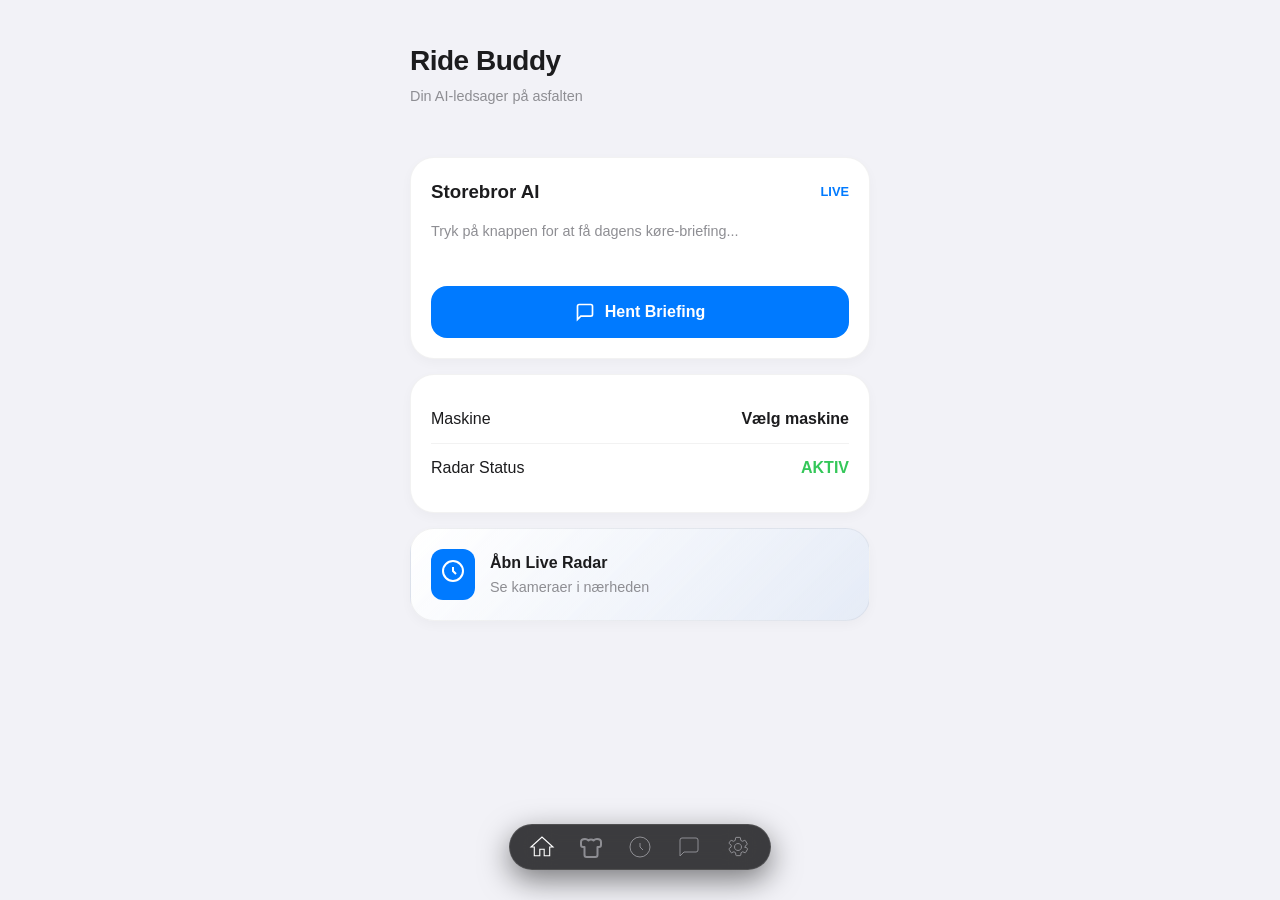
<file: index.html>
<!DOCTYPE html>
<html lang="da">
<head>
    <meta charset="UTF-8">
    <meta name="viewport" content="width=device-width, initial-scale=1.0, user-scalable=no, viewport-fit=cover">
    <title>Ride Buddy Pro</title>

    <meta name="apple-mobile-web-app-capable" content="yes">
    <meta name="apple-mobile-web-app-status-bar-style" content="black-translucent">
    <meta name="apple-mobile-web-app-title" content="Ride Buddy">
    
    <link rel="apple-touch-icon" href="icon.png">
    <link rel="manifest" href="manifest.json">

    <link rel="stylesheet" href="style.css">
</head>
<body>
    <div id="app">
        <header>
            <div class="logo">Ride Buddy</div>
            <p class="sub-text">Din AI-ledsager på asfalten</p>
        </header>

        <main>
            <div class="card" id="ai-briefing">
                <div style="display: flex; justify-content: space-between; align-items: center; margin-bottom: 15px;">
                    <h3 style="margin: 0;">Storebror AI</h3>
                    <span class="val" style="color: var(--primary); font-size: 0.8rem; font-weight: 700;">LIVE</span>
                </div>
                <p id="ai-response" class="sub-text" style="min-height: 50px;">
                    Tryk på knappen for at få dagens køre-briefing...
                </p>
                <button class="primary-btn" onclick="getAIRecommendation()" style="margin-top: 15px;">
                    <svg width="20" height="20" viewBox="0 0 24 24" fill="none" stroke="currentColor" stroke-width="2"><path d="M21 15a2 2 0 01-2 2H7l-4 4V5a2 2 0 012-2h14a2 2 0 012 2z"/></svg>
                    Hent Briefing
                </button>
            </div>

            <div class="card">
                <div class="settings-item">
                    <span>Maskine</span>
                    <span id="display-vehicle" style="font-weight: 600;">Henter...</span>
                </div>
                <div class="settings-item">
                    <span>Radar Status</span>
                    <span style="color: var(--success); font-weight: 700;">AKTIV</span>
                </div>
            </div>

            <div class="card" onclick="window.location.href='radar.html'" style="cursor: pointer; background: linear-gradient(135deg, var(--card-bg), rgba(0,122,255,0.05));">
                <div style="display: flex; align-items: center; gap: 15px;">
                    <div style="background: var(--primary); padding: 10px; border-radius: 12px; color: white;">
                        <svg width="24" height="24" viewBox="0 0 24 24" fill="none" stroke="currentColor" stroke-width="2"><circle cx="12" cy="12" r="10"/><path d="M12 8v4l3 3"/></svg>
                    </div>
                    <div>
                        <span style="display: block; font-weight: 700;">Åbn Live Radar</span>
                        <span class="sub-text">Se kameraer i nærheden</span>
                    </div>
                </div>
            </div>
        </main>

        <nav class="dynamic-island">
            <a href="index.html" class="nav-link active">
                <svg viewBox="0 0 24 24"><path d="M10 20v-6h4v6h5v-8h3L12 3 2 12h3v8z"/></svg>
            </a>
            <a href="outfit.html" class="nav-link">
                <svg width="24" height="24" viewBox="0 0 24 24" fill="none" stroke="currentColor" stroke-width="2" stroke-linecap="round" stroke-linejoin="round">
                    <path d="M12 4.5c-1.5 0-2.5 1-2.5 1S8 4 6 4C4 4 2 5 2 7v3c0 1.1.9 2 2 2h1.5v8c0 1.1.9 2 2 2h9c1.1 0 2-.9 2-2v-8H20c1.1 0 2-.9 2-2V7c0-2-2-3-4-3-2 0-3.5 1.5-3.5 1.5S13.5 4.5 12 4.5z"/>
                </svg>
            </a>
            <a href="radar.html" class="nav-link">
                <svg viewBox="0 0 24 24"><circle cx="12" cy="12" r="10"/><path d="M12 8v4l3 3"/></svg>
            </a>
            <a href="chat.html" class="nav-link">
                <svg viewBox="0 0 24 24"><path d="M21 15a2 2 0 01-2 2H7l-4 4V5a2 2 0 012-2h14a2 2 0 012 2z"/></svg>
            </a>
            <a href="settings.html" class="nav-link">
                <svg viewBox="0 0 24 24"><path d="M19.14 12.94c.04-.3.06-.61.06-.94 0-.32-.02-.64-.07-.94l2.03-1.58a.49.49 0 00.12-.61l-1.92-3.32a.488.488 0 00-.59-.22l-2.39.96c-.5-.38-1.03-.7-1.62-.94l-.36-2.54a.484.484 0 00-.48-.41h-3.84c-.24 0-.43.17-.47.41l-.36 2.54c-.59.24-1.13.57-1.62.94l-2.39-.96a.487.487 0 00-.59.22L3.06 7.91a.48.48 0 00.12.61l2.03 1.58c-.05.3-.09.63-.09.94s.02.64.07.94l-2.03 1.58a.49.49 0 00-.12.61l1.92 3.32c.12.22.37.29.59.22l2.39-.96c.5.38 1.03.7 1.62.94l.36 2.54c.05.24.24.41.48.41h3.84c.24 0 .44-.17.47-.41l.36-2.54c.59-.24 1.13-.56 1.62-.94l2.39.96c.22.08.47 0 .59-.22l1.92-3.32a.48.48 0 00-.12-.61l-2.03-1.58zM12 15.5c-1.93 0-3.5-1.57-3.5-3.5s1.57-3.5 3.5-3.5 3.5 1.57 3.5 3.5-1.57 3.5-3.5 3.5z"/></svg>
            </a>
        </nav>
    </div>

    <script src="script.js"></script>
</body>
</html>
</file>
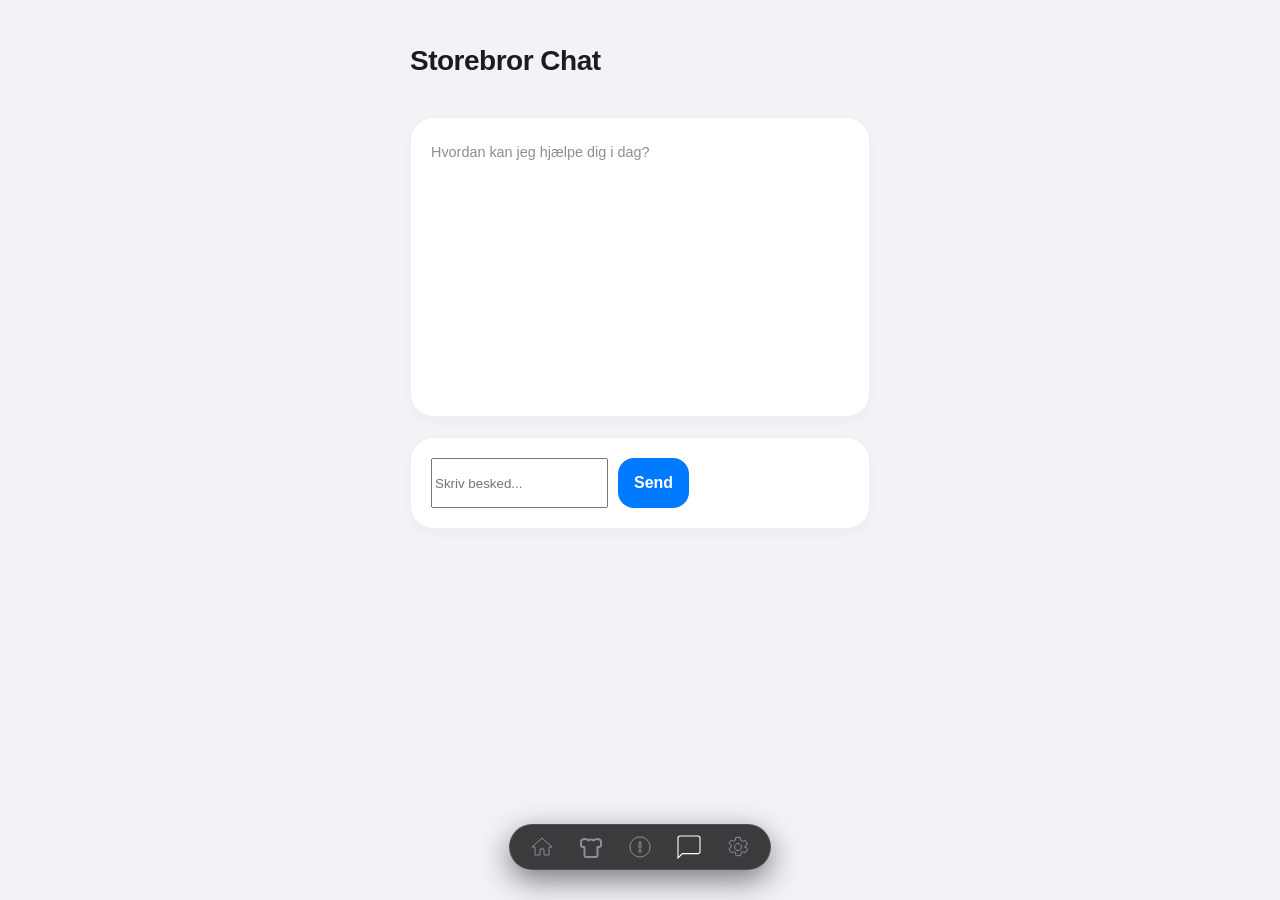
<file: chat.html>
<!DOCTYPE html>
<html lang="da">
<head>
    <meta charset="UTF-8">
    <meta name="viewport" content="width=device-width, initial-scale=1.0">
    <title>Chat - Ride Buddy</title>
    <link rel="stylesheet" href="style.css">
</head>
<body>
    <div id="app">
        <header><div class="logo">Storebror Chat</div></header>
        <main>
            <div id="chat-window" style="height: 300px; overflow-y: auto; margin-bottom: 20px;" class="card">
                <p class="sub-text">Hvordan kan jeg hjælpe dig i dag?</p>
            </div>
            <div class="card" style="display:flex; gap:10px;">
                <input type="text" id="chat-input" placeholder="Skriv besked...">
                <button class="primary-btn" style="width:auto; margin:0;" onclick="sendMessage()">Send</button>
            </div>
        </main>
        <nav class="dynamic-island">
            <a href="index.html" class="nav-link"><svg viewBox="0 0 24 24"><path d="M10 20v-6h4v6h5v-8h3L12 3 2 12h3v8z"/></svg></a>
            <a href="outfit.html" class="nav-link"><svg width="24" height="24" viewBox="0 0 24 24" fill="none" stroke="var(--text)" stroke-width="2" stroke-linecap="round" stroke-linejoin="round" xmlns="http://www.w3.org/2000/svg">
    <path d="M12 4.5c-1.5 0-2.5 1-2.5 1S8 4 6 4C4 4 2 5 2 7v3c0 1.1.9 2 2 2h1.5v8c0 1.1.9 2 2 2h9c1.1 0 2-.9 2-2v-8H20c1.1 0 2-.9 2-2V7c0-2-2-3-4-3-2 0-3.5 1.5-3.5 1.5S13.5 4.5 12 4.5z"/>
</svg>
</a>
            <a href="radar.html" class="nav-link"><svg viewBox="0 0 24 24"><path d="M12 2C6.48 2 2 6.48 2 12s4.48 10 10 10 10-4.48 10-10S17.52 2 12 2zm1 15h-2v-2h2v2zm0-4h-2V7h2v6z"/></svg></a>
            <a href="chat.html" class="nav-link active"><svg viewBox="0 0 24 24"><path d="M20 2H4c-1.1 0-1.99.9-1.99 2L2 22l4-4h14c1.1 0 2-.9 2-2V4c0-1.1-.9-2-2-2z"/></svg></a>
            <a href="settings.html" class="nav-link"><svg viewBox="0 0 24 24"><path d="M19.14 12.94c.04-.3.06-.61.06-.94 0-.32-.02-.64-.07-.94l2.03-1.58a.49.49 0 00.12-.61l-1.92-3.32a.488.488 0 00-.59-.22l-2.39.96c-.5-.38-1.03-.7-1.62-.94l-.36-2.54a.484.484 0 00-.48-.41h-3.84c-.24 0-.43.17-.47.41l-.36 2.54c-.59.24-1.13.57-1.62.94l-2.39-.96a.487.487 0 00-.59.22L3.06 7.91a.48.48 0 00.12.61l2.03 1.58c-.05.3-.09.63-.09.94s.02.64.07.94l-2.03 1.58a.49.49 0 00-.12.61l1.92 3.32c.12.22.37.29.59.22l2.39-.96c.5.38 1.03.7 1.62.94l.36 2.54c.05.24.24.41.48.41h3.84c.24 0 .44-.17.47-.41l.36-2.54c.59-.24 1.13-.56 1.62-.94l2.39.96c.22.08.47 0 .59-.22l1.92-3.32a.48.48 0 00-.12-.61l-2.03-1.58zM12 15.5c-1.93 0-3.5-1.57-3.5-3.5s1.57-3.5 3.5-3.5 3.5 1.57 3.5 3.5-1.57 3.5-3.5 3.5z"/></svg></a>
        </nav>
    </div>
    <script src="script.js"></script>
</body>
</html>
</file>
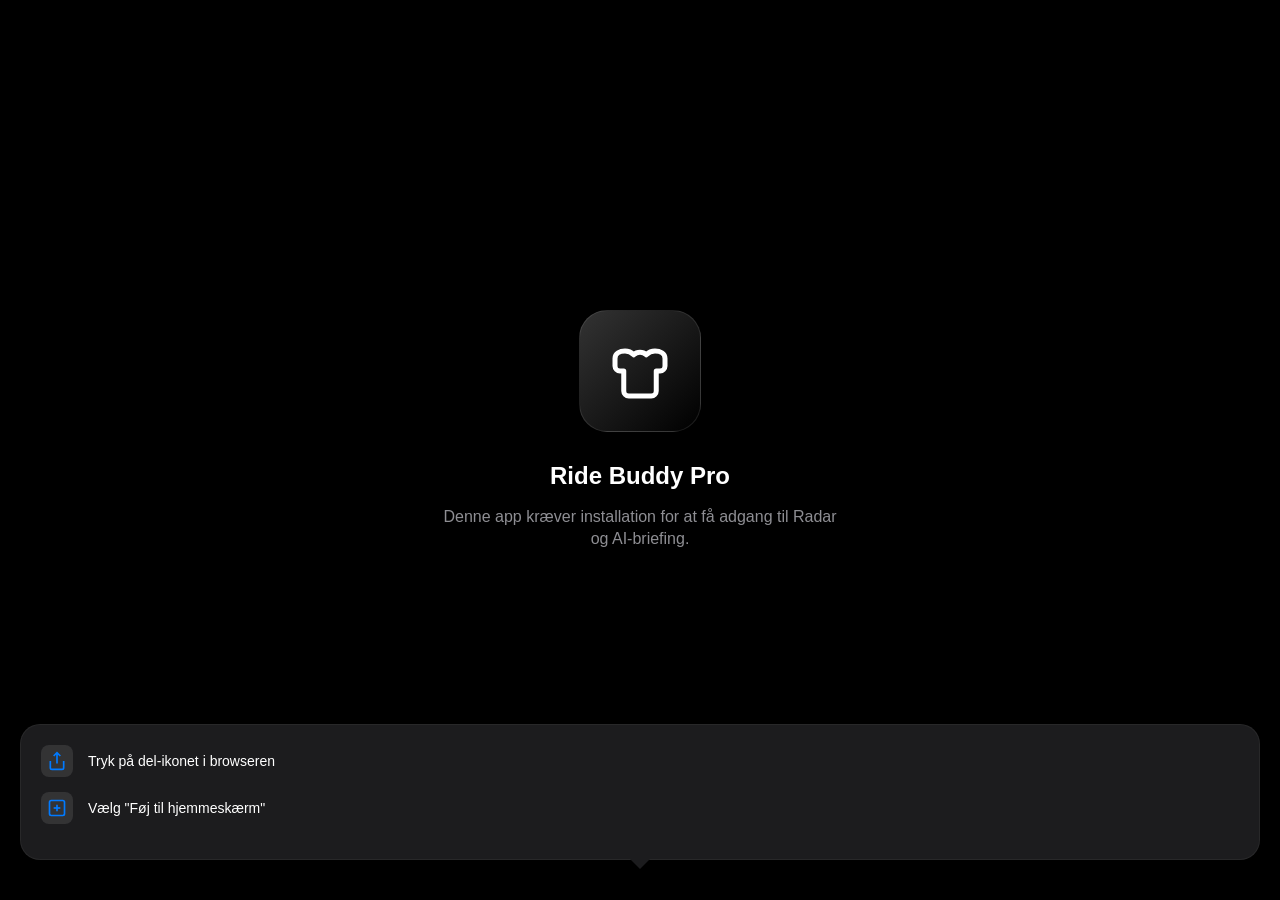
<file: install.html>
<!DOCTYPE html>
<html lang="da">
<head>
    <meta charset="UTF-8">
    <meta name="viewport" content="width=device-width, initial-scale=1.0, user-scalable=no">
    <title>Ride Boddy Installer</title>
    <link rel="stylesheet" href="install.css"> </head>
<body>
    <div class="install-container">
        <div class="app-icon-large">
            <svg width="60" height="60" viewBox="0 0 24 24" fill="none" stroke="white" stroke-width="2" stroke-linecap="round" stroke-linejoin="round">
                <path d="M12 4.5c-1.5 0-2.5 1-2.5 1S8 4 6 4C4 4 2 5 2 7v3c0 1.1.9 2 2 2h1.5v8c0 1.1.9 2 2 2h9c1.1 0 2-.9 2-2v-8H20c1.1 0 2-.9 2-2V7c0-2-2-3-4-3-2 0-3.5 1.5-3.5 1.5S13.5 4.5 12 4.5z"/>
            </svg>
        </div>

        <h2>Ride Buddy Pro</h2>
        <p class="sub-text">Denne app kræver installation for at få adgang til Radar og AI-briefing.</p>

        <div class="instruction-card">
            <div class="step">
                <div class="icon-box">
                    <svg width="20" height="20" viewBox="0 0 24 24" fill="none" stroke="currentColor" stroke-width="2"><path d="M4 12v8a2 2 0 002 2h12a2 2 0 002-2v-8M16 6l-4-4-4 4M12 2v13"/></svg>
                </div>
                <div class="step-text">Tryk på del-ikonet i browseren</div>
            </div>
            <div class="step">
                <div class="icon-box">
                    <svg width="20" height="20" viewBox="0 0 24 24" fill="none" stroke="currentColor" stroke-width="2"><rect x="3" y="3" width="18" height="18" rx="2" ry="2"/><line x1="12" y1="8" x2="12" y2="16"/><line x1="8" y1="12" x2="16" y2="12"/></svg>
                </div>
                <div class="step-text">Vælg "Føj til hjemmeskærm"</div>
            </div>
            <div class="arrow-down"></div>
        </div>
    </div>
</body>
</html>
</file>
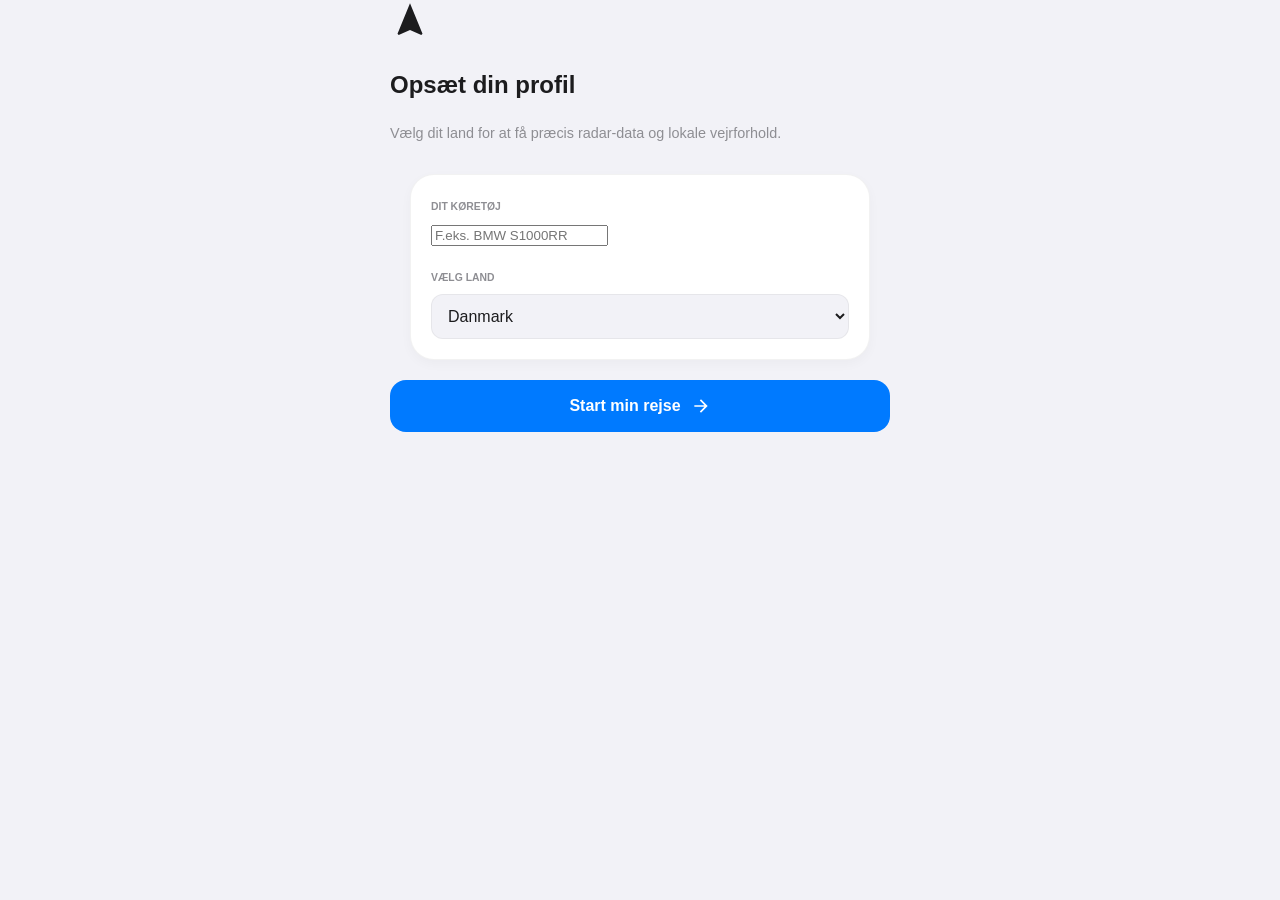
<file: onboarding.html>
<!DOCTYPE html>
<html lang="da">
<head>
    <meta charset="UTF-8">
    <meta name="viewport" content="width=device-width, initial-scale=1.0">
    <title>Velkommen - Ride Buddy</title>
    <link rel="stylesheet" href="style.css">
</head>
<body>
    <div id="app">
        <main class="onboarding-container">
            <div class="hero-icon">
                <svg width="40" height="40" viewBox="0 0 24 24" fill="currentColor"><path d="M12 2L4.5 20.29l.71.71L12 18l6.79 3 .71-.71L12 2z"/></svg>
            </div>

            <h2 class="step-title">Opsæt din profil</h2>
            <p class="sub-text" style="margin-bottom: 30px;">Vælg dit land for at få præcis radar-data og lokale vejrforhold.</p>

            <div class="card" style="text-align: left;">
                <label class="sub-text" style="display: block; margin-bottom: 8px; text-transform: uppercase; font-weight: 700; font-size: 0.65rem;">Dit Køretøj</label>
                <input type="text" id="ob-vehicle" placeholder="F.eks. BMW S1000RR" style="margin-bottom: 20px;">

                <label class="sub-text" style="display: block; margin-bottom: 8px; text-transform: uppercase; font-weight: 700; font-size: 0.65rem;">Vælg Land</label>
                <select id="ob-country" style="width: 100%;">
                    <option value="Danmark">Danmark</option>
                    <option value="Sverige">Sverige</option>
                    <option value="Norge">Norge</option>
                    <option value="Tyskland">Tyskland</option>
                    <option value="USA">USA</option>
                    <option value="Storbritannien">Storbritannien</option>
                    <option value="Frankrig">Frankrig</option>
                    <option value="Italien">Italien</option>
                    <option value="Spanien">Spanien</option>
                    <option value="Holland">Holland</option>
                    <option value="Østrig">Østrig</option>
                    <option value="Schweiz">Schweiz</option>
                    </select>
            </div>

            <button class="primary-btn" style="margin-top: 20px;" onclick="finishOnboarding()">
                Start min rejse
                <svg width="20" height="20" viewBox="0 0 24 24" fill="currentColor"><path d="M12 4l-1.41 1.41L16.17 11H4v2h12.17l-5.58 5.59L12 20l8-8z"/></svg>
            </button>
        </main>
    </div>
    <script src="script.js"></script>
    <script>
        function finishOnboarding() {
            const vehicle = document.getElementById('ob-vehicle').value.trim();
            const country = document.getElementById('ob-country').value;
            if (!vehicle) { alert("Angiv venligst en maskine."); return; }
            
            localStorage.setItem('rb_vehicle', vehicle);
            localStorage.setItem('rb_country', country);
            localStorage.setItem('rb_onboarding_complete', 'true');
            window.location.href = 'index.html';
        }
    </script>
</body>
</html>
</file>
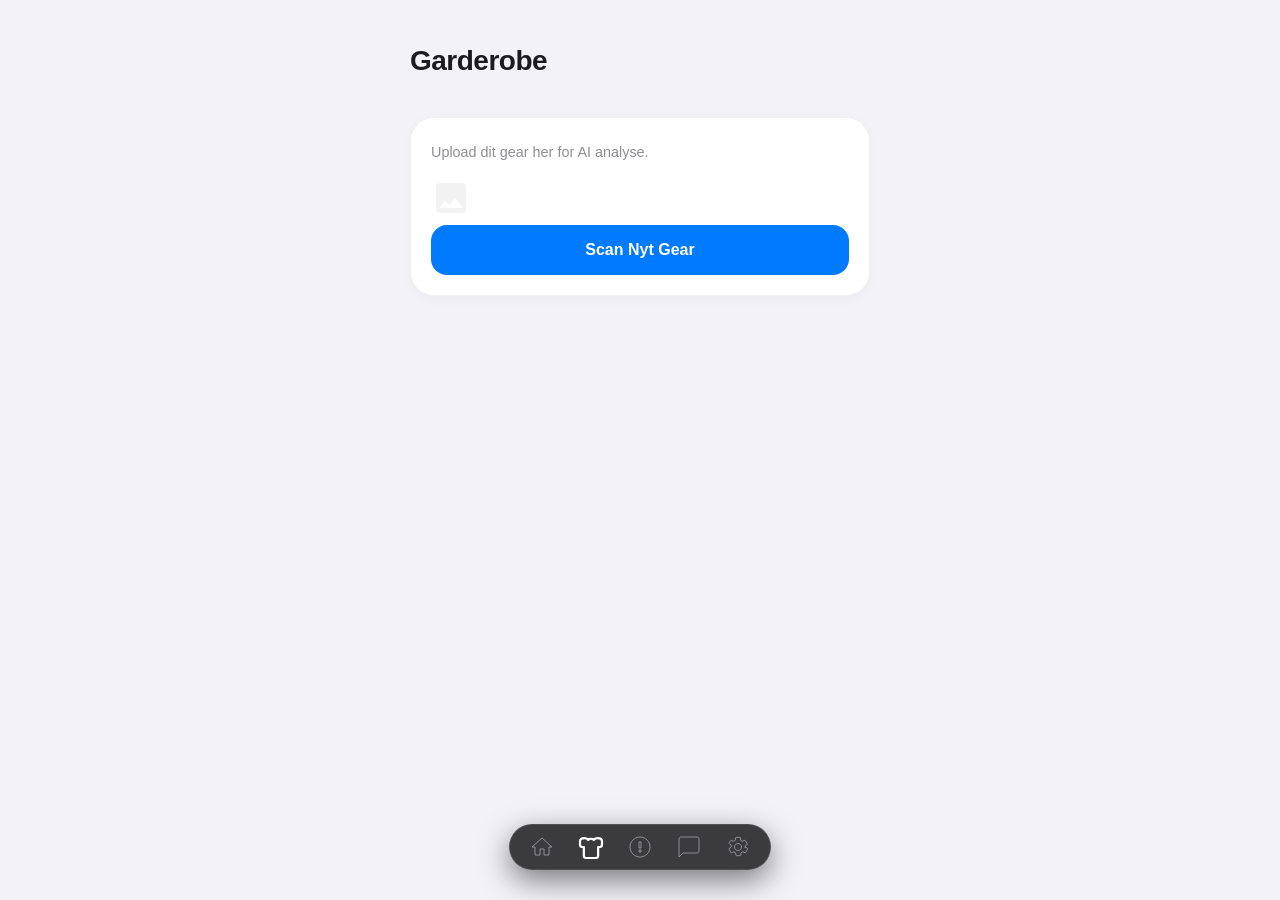
<file: outfit.html>
<!DOCTYPE html>
<html lang="da">
<head>
    <meta charset="UTF-8">
    <meta name="viewport" content="width=device-width, initial-scale=1.0">
    <title>Garderobe - Ride Buddy</title>
    <link rel="stylesheet" href="style.css">
</head>
<body>
    <div id="app">
        <header><div class="logo">Garderobe</div></header>
        <main>
            <div class="card">
                <p class="sub-text">Upload dit gear her for AI analyse.</p>
                <div id="scan-view" class="scan-preview">
                    <svg width="40" height="40" viewBox="0 0 24 24" fill="var(--border)"><path d="M21 19V5c0-1.1-.9-2-2-2H5c-1.1 0-2 .9-2 2v14c0 1.1.9 2 2 2h14c1.1 0 2-.9 2-2zM8.5 13.5l2.5 3.01L14.5 12l4.5 6H5l3.5-4.5z"/></svg>
                </div>
                <input type="file" id="gear-upload" hidden onchange="processGearImage(this)">
                <button class="primary-btn" onclick="document.getElementById('gear-upload').click()">Scan Nyt Gear</button>
            </div>
        </main>
        <nav class="dynamic-island">
            <a href="index.html" class="nav-link"><svg viewBox="0 0 24 24"><path d="M10 20v-6h4v6h5v-8h3L12 3 2 12h3v8z"/></svg></a>
            <a href="outfit.html" class="nav-link active"><svg width="24" height="24" viewBox="0 0 24 24" fill="none" stroke="var(--text)" stroke-width="2" stroke-linecap="round" stroke-linejoin="round" xmlns="http://www.w3.org/2000/svg">
    <path d="M12 4.5c-1.5 0-2.5 1-2.5 1S8 4 6 4C4 4 2 5 2 7v3c0 1.1.9 2 2 2h1.5v8c0 1.1.9 2 2 2h9c1.1 0 2-.9 2-2v-8H20c1.1 0 2-.9 2-2V7c0-2-2-3-4-3-2 0-3.5 1.5-3.5 1.5S13.5 4.5 12 4.5z"/>
</svg>
</a>
            <a href="radar.html" class="nav-link"><svg viewBox="0 0 24 24"><path d="M12 2C6.48 2 2 6.48 2 12s4.48 10 10 10 10-4.48 10-10S17.52 2 12 2zm1 15h-2v-2h2v2zm0-4h-2V7h2v6z"/></svg></a>
            <a href="chat.html" class="nav-link"><svg viewBox="0 0 24 24"><path d="M20 2H4c-1.1 0-1.99.9-1.99 2L2 22l4-4h14c1.1 0 2-.9 2-2V4c0-1.1-.9-2-2-2z"/></svg></a>
            <a href="settings.html" class="nav-link"><svg viewBox="0 0 24 24"><path d="M19.14 12.94c.04-.3.06-.61.06-.94 0-.32-.02-.64-.07-.94l2.03-1.58a.49.49 0 00.12-.61l-1.92-3.32a.488.488 0 00-.59-.22l-2.39.96c-.5-.38-1.03-.7-1.62-.94l-.36-2.54a.484.484 0 00-.48-.41h-3.84c-.24 0-.43.17-.47.41l-.36 2.54c-.59.24-1.13.57-1.62.94l-2.39-.96a.487.487 0 00-.59.22L3.06 7.91a.48.48 0 00.12.61l2.03 1.58c-.05.3-.09.63-.09.94s.02.64.07.94l-2.03 1.58a.49.49 0 00-.12.61l1.92 3.32c.12.22.37.29.59.22l2.39-.96c.5.38 1.03.7 1.62.94l.36 2.54c.05.24.24.41.48.41h3.84c.24 0 .44-.17.47-.41l.36-2.54c.59-.24 1.13-.56 1.62-.94l2.39.96c.22.08.47 0 .59-.22l1.92-3.32a.48.48 0 00-.12-.61l-2.03-1.58zM12 15.5c-1.93 0-3.5-1.57-3.5-3.5s1.57-3.5 3.5-3.5 3.5 1.57 3.5 3.5-1.57 3.5-3.5 3.5z"/></svg></a>
        </nav>
    </div>
    <script src="script.js"></script>
</body>
</html>
</file>
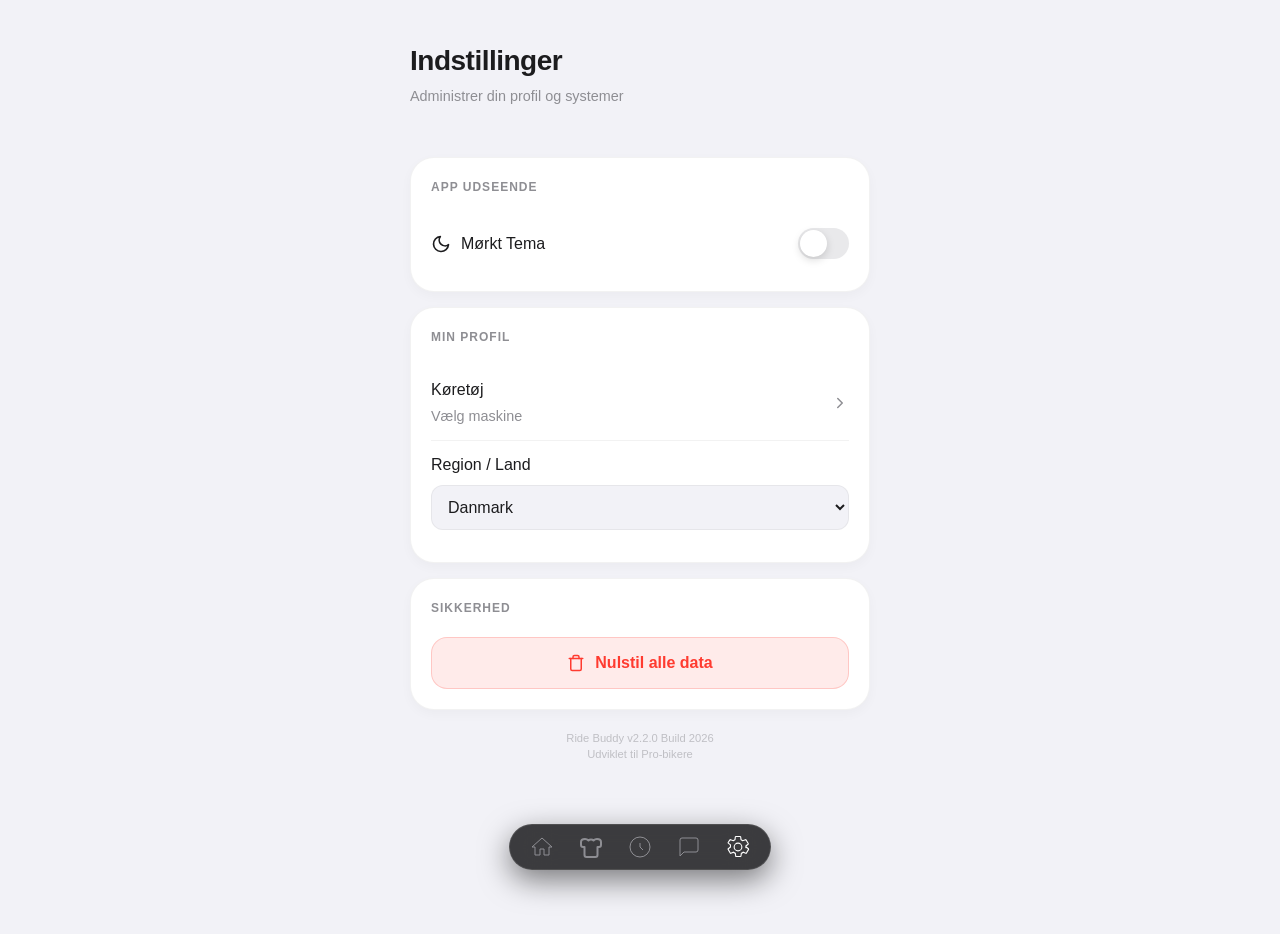
<file: settings.html>
<!DOCTYPE html>
<html lang="da">
<head>
    <meta charset="UTF-8">
    <meta name="viewport" content="width=device-width, initial-scale=1.0, user-scalable=no, viewport-fit=cover">
    <title>Indstillinger - Ride Buddy</title>
    
    <meta name="apple-mobile-web-app-capable" content="yes">
    <meta name="apple-mobile-web-app-status-bar-style" content="black-translucent">
    <meta name="apple-mobile-web-app-title" content="Ride Buddy">
    <link rel="apple-touch-icon" href="icon.png">
    <link rel="manifest" href="manifest.json">

    <link rel="stylesheet" href="style.css">
</head>
<body>
    <div id="app">
        <header>
            <div class="logo">Indstillinger</div>
            <p class="sub-text">Administrer din profil og systemer</p>
        </header>

        <main>
            <div class="card">
                <h4 style="margin-top: 0; margin-bottom: 20px; text-transform: uppercase; font-size: 0.75rem; letter-spacing: 1px; color: var(--text-muted);">App Udseende</h4>
                
                <div class="settings-item">
                    <div style="display: flex; align-items: center; gap: 10px;">
                        <svg width="20" height="20" viewBox="0 0 24 24" fill="none" stroke="currentColor" stroke-width="2" stroke-linecap="round" stroke-linejoin="round"><path d="M21 12.79A9 9 0 1 1 11.21 3 7 7 0 0 0 21 12.79z"></path></svg>
                        <span>Mørkt Tema</span>
                    </div>
                    <label class="switch">
                        <input type="checkbox" id="theme-toggle" onchange="toggleTheme()">
                        <span class="slider"></span>
                    </label>
                </div>
            </div>

            <div class="card">
                <h4 style="margin-top: 0; margin-bottom: 20px; text-transform: uppercase; font-size: 0.75rem; letter-spacing: 1px; color: var(--text-muted);">Min Profil</h4>
                
                <div class="settings-item" onclick="editVehicle()" style="cursor: pointer;">
                    <div style="display: flex; flex-direction: column;">
                        <span style="font-weight: 500;">Køretøj</span>
                        <span id="display-vehicle" class="sub-text">Henter...</span>
                    </div>
                    <svg width="18" height="18" viewBox="0 0 24 24" fill="none" stroke="var(--text-muted)" stroke-width="2" stroke-linecap="round" stroke-linejoin="round"><polyline points="9 18 15 12 9 6"></polyline></svg>
                </div>

                <div class="settings-item">
                    <div style="display: flex; flex-direction: column; width: 100%;">
                        <span style="margin-bottom: 8px; font-weight: 500;">Region / Land</span>
                        <select id="country-select" onchange="updateCountry(this)">
                            <option value="Danmark">Danmark</option>
                            <option value="Sverige">Sverige</option>
                            <option value="Norge">Norge</option>
                            <option value="Tyskland">Tyskland</option>
                            <option value="USA">USA</option>
                            <option value="Storbritannien">Storbritannien</option>
                            <option value="Frankrig">Frankrig</option>
                            <option value="Italien">Italien</option>
                            <option value="Spanien">Spanien</option>
                            <option value="Holland">Holland</option>
                            <option value="Østrig">Østrig</option>
                            <option value="Schweiz">Schweiz</option>
                            <option value="Australien">Australien</option>
                            <option value="Canada">Canada</option>
                            <option value="Japan">Japan</option>
                        </select>
                    </div>
                </div>
            </div>

            <div class="card">
                <h4 style="margin-top: 0; margin-bottom: 20px; text-transform: uppercase; font-size: 0.75rem; letter-spacing: 1px; color: var(--text-muted);">Sikkerhed</h4>
                <button class="primary-btn" onclick="resetApp()" style="background: rgba(255, 59, 48, 0.1); color: #ff3b30; border: 1px solid rgba(255, 59, 48, 0.2);">
                    <svg width="18" height="18" viewBox="0 0 24 24" fill="none" stroke="currentColor" stroke-width="2" stroke-linecap="round" stroke-linejoin="round"><polyline points="3 6 5 6 21 6"></polyline><path d="M19 6v14a2 2 0 0 1-2 2H7a2 2 0 0 1-2-2V6m3 0V4a2 2 0 0 1 2-2h4a2 2 0 0 1 2 2v2"></path></svg>
                    Nulstil alle data
                </button>
            </div>

            <div style="text-align: center; margin-top: 20px; padding-bottom: 40px;">
                <p class="sub-text" style="font-size: 0.7rem; opacity: 0.5;">
                    Ride Buddy v2.2.0 Build 2026<br>
                    Udviklet til Pro-bikere
                </p>
            </div>
        </main>

        <nav class="dynamic-island">
            <a href="index.html" class="nav-link"><svg viewBox="0 0 24 24"><path d="M10 20v-6h4v6h5v-8h3L12 3 2 12h3v8z"/></svg></a>
            <a href="outfit.html" class="nav-link">
                <svg width="24" height="24" viewBox="0 0 24 24" fill="none" stroke="currentColor" stroke-width="2" stroke-linecap="round" stroke-linejoin="round">
                    <path d="M12 4.5c-1.5 0-2.5 1-2.5 1S8 4 6 4C4 4 2 5 2 7v3c0 1.1.9 2 2 2h1.5v8c0 1.1.9 2 2 2h9c1.1 0 2-.9 2-2v-8H20c1.1 0 2-.9 2-2V7c0-2-2-3-4-3-2 0-3.5 1.5-3.5 1.5S13.5 4.5 12 4.5z"/>
                </svg>
            </a>
            <a href="radar.html" class="nav-link"><svg viewBox="0 0 24 24"><circle cx="12" cy="12" r="10"/><path d="M12 8v4l3 3"/></svg></a>
            <a href="chat.html" class="nav-link"><svg viewBox="0 0 24 24"><path d="M21 15a2 2 0 01-2 2H7l-4 4V5a2 2 0 012-2h14a2 2 0 012 2z"/></svg></a>
            <a href="settings.html" class="nav-link active">
                <svg viewBox="0 0 24 24">
                    <path d="M19.14 12.94c.04-.3.06-.61.06-.94 0-.32-.02-.64-.07-.94l2.03-1.58a.49.49 0 00.12-.61l-1.92-3.32a.488.488 0 00-.59-.22l-2.39.96c-.5-.38-1.03-.7-1.62-.94l-.36-2.54a.484.484 0 00-.48-.41h-3.84c-.24 0-.43.17-.47.41l-.36 2.54c-.59.24-1.13.57-1.62.94l-2.39-.96a.487.487 0 00-.59.22L3.06 7.91a.48.48 0 00.12.61l2.03 1.58c-.05.3-.09.63-.09.94s.02.64.07.94l-2.03 1.58a.49.49 0 00-.12.61l1.92 3.32c.12.22.37.29.59.22l2.39-.96c.5.38 1.03.7 1.62.94l.36 2.54c.05.24.24.41.48.41h3.84c.24 0 .44-.17.47-.41l.36-2.54c.59-.24 1.13-.56 1.62-.94l2.39.96c.22.08.47 0 .59-.22l1.92-3.32a.48.48 0 00-.12-.61l-2.03-1.58zM12 15.5c-1.93 0-3.5-1.57-3.5-3.5s1.57-3.5 3.5-3.5 3.5 1.57 3.5 3.5-1.57 3.5-3.5 3.5z"/>
                </svg>
            </a>
        </nav>
    </div>

    <script src="script.js"></script>
    <script>
        function updateCountry(select) {
            localStorage.setItem('rb_country', select.value);
            console.log("Land opdateret til: " + select.value);
        }

        function resetApp() {
            if (confirm("Vil du slette alle data og starte forfra? Dette kan ikke fortrydes.")) {
                localStorage.clear();
                window.location.href = 'onboarding.html';
            }
        }
    </script>
</body>
</html>
</file>
<file: style.css>
/* --- RIDE BUDDY CORE STYLES --- */
:root {
    --bg: #f2f2f7;
    --card-bg: #ffffff;
    --text: #1c1c1e;
    --text-muted: #8e8e93;
    --primary: #007aff;
    --success: #34c759;
    --danger: #ff3b30;
    --border: rgba(0, 0, 0, 0.05);
    --safe-area-bottom: env(safe-area-inset-bottom);
}

/* Mørkt Tema Variabler */
body.dark-mode {
    --bg: #000000;
    --card-bg: #1c1c1e;
    --text: #ffffff;
    --text-muted: #8e8e93;
    --border: rgba(255, 255, 255, 0.1);
}

* {
    box-sizing: border-box;
    -webkit-tap-highlight-color: transparent;
}

body {
    margin: 0;
    padding: 0;
    font-family: -apple-system, BlinkMacSystemFont, "Segoe UI", Roboto, Helvetica, Arial, sans-serif;
    background-color: var(--bg);
    color: var(--text);
    line-height: 1.5;
    transition: background 0.3s, color 0.3s;
}

#app {
    max-width: 500px;
    margin: 0 auto;
    min-height: 100vh;
    padding-bottom: 120px; /* Plads til navigation */
}

/* --- TYPOGRAFI & HEADER --- */
header {
    padding: 40px 20px 20px;
}

.logo {
    font-size: 28px;
    font-weight: 800;
    letter-spacing: -0.5px;
}

.sub-text {
    color: var(--text-muted);
    font-size: 0.9rem;
    margin-top: 4px;
}

/* --- CARDS & ELEMENTER --- */
.card {
    background: var(--card-bg);
    margin: 15px 20px;
    padding: 20px;
    border-radius: 24px;
    border: 1px solid var(--border);
    box-shadow: 0 4px 12px rgba(0, 0, 0, 0.03);
}

.settings-item {
    display: flex;
    justify-content: space-between;
    align-items: center;
    padding: 12px 0;
    border-bottom: 1px solid var(--border);
}

.settings-item:last-child {
    border-bottom: none;
}

/* --- KNAPPER & INPUTS --- */
.primary-btn {
    width: 100%;
    padding: 16px;
    border-radius: 16px;
    border: none;
    background: var(--primary);
    color: white;
    font-weight: 600;
    font-size: 1rem;
    cursor: pointer;
    display: flex;
    align-items: center;
    justify-content: center;
    gap: 10px;
}

select {
    width: 100%;
    padding: 12px;
    border-radius: 12px;
    border: 1px solid var(--border);
    background: var(--bg);
    color: var(--text);
    font-size: 1rem;
}

/* --- DYNAMIC ISLAND NAVIGATION --- */
.dynamic-island {
    position: fixed;
    bottom: 30px;
    left: 50%;
    transform: translateX(-50%);
    background: rgba(28, 28, 30, 0.85);
    backdrop-filter: blur(20px);
    -webkit-backdrop-filter: blur(20px);
    padding: 10px 20px;
    border-radius: 35px;
    display: flex;
    gap: 25px;
    align-items: center;
    z-index: 9999;
    border: 1px solid rgba(255, 255, 255, 0.1);
    box-shadow: 0 10px 30px rgba(0,0,0,0.5);
}

.nav-link {
    color: #8e8e93;
    text-decoration: none;
    display: flex;
    align-items: center;
    justify-content: center;
    transition: 0.2s;
}

.nav-link svg {
    width: 24px;
    height: 24px;
    stroke: currentColor;
    fill: none;
}

.nav-link.active {
    color: #ffffff;
    transform: scale(1.1);
}

/* --- INSTALLATION GUIDE (For install.html) --- */
.install-container {
    display: flex;
    flex-direction: column;
    align-items: center;
    justify-content: center;
    height: 85vh;
    text-align: center;
    padding: 20px;
}

.app-icon-large {
    width: 110px;
    height: 110px;
    background: var(--card-bg);
    border-radius: 24px;
    display: flex;
    align-items: center;
    justify-content: center;
    box-shadow: 0 10px 30px rgba(0,0,0,0.2);
    border: 1px solid var(--border);
    margin-bottom: 30px;
}

.instruction-card {
    background: var(--card-bg);
    border-radius: 20px;
    padding: 20px;
    width: 90%;
    max-width: 350px;
    border: 1px solid var(--border);
    position: fixed;
    bottom: 50px;
    text-align: left;
    box-shadow: 0 -5px 20px rgba(0,0,0,0.1);
}

.step {
    display: flex;
    align-items: center;
    gap: 15px;
    margin-bottom: 15px;
}

.icon-box {
    width: 36px;
    height: 36px;
    background: rgba(0, 122, 255, 0.1);
    border-radius: 10px;
    display: flex;
    align-items: center;
    justify-content: center;
    color: var(--primary);
}

/* --- SWITCH TOGGLE (Til Mørkt Tema) --- */
.switch {
    position: relative;
    display: inline-block;
    width: 51px;
    height: 31px;
}

.switch input { opacity: 0; width: 0; height: 0; }

.slider {
    position: absolute;
    cursor: pointer;
    top: 0; left: 0; right: 0; bottom: 0;
    background-color: #e9e9eb;
    transition: .4s;
    border-radius: 31px;
}

.dark-mode .slider { background-color: #39393d; }

.slider:before {
    position: absolute;
    content: "";
    height: 27px; width: 27px;
    left: 2px; bottom: 2px;
    background-color: white;
    transition: .4s;
    border-radius: 50%;
    box-shadow: 0 3px 8px rgba(0,0,0,0.15);
}

input:checked + .slider { background-color: var(--success); }
input:checked + .slider:before { transform: translateX(20px); }

/* --- RADAR / KORT MODS --- */
.leaflet-container {
    background: var(--bg) !important;
}

/* Animationer */
@keyframes fadeIn {
    from { opacity: 0; transform: translateY(10px); }
    to { opacity: 1; transform: translateY(0); }
}

main {
    animation: fadeIn 0.4s ease-out;
}
</file>
<file: install.css>
:root {
    --ios-blue: #007AFF;
    --bg-dark: #000000;
    --card-dark: #1C1C1E;
    --text-white: #ffffff;
    --text-gray: #8E8E93;
}

body {
    margin: 0;
    padding: 0;
    font-family: -apple-system, BlinkMacSystemFont, "Segoe UI", Roboto, Helvetica, Arial, sans-serif;
    background-color: var(--bg-dark);
    color: var(--text-white);
    display: flex;
    align-items: center;
    justify-content: center;
    height: 100vh;
    overflow: hidden;
}

.install-container {
    width: 90%;
    max-width: 400px;
    text-align: center;
    padding: 20px;
}

.app-icon-large {
    width: 120px;
    height: 120px;
    background: linear-gradient(135deg, #333, #000);
    border-radius: 28px;
    margin: 0 auto 30px;
    display: flex;
    align-items: center;
    justify-content: center;
    box-shadow: 0 20px 40px rgba(0,0,0,0.4);
    border: 1px solid rgba(255,255,255,0.1);
}

h2 {
    font-size: 24px;
    font-weight: 700;
    margin-bottom: 10px;
}

p.sub-text {
    color: var(--text-gray);
    font-size: 16px;
    line-height: 1.4;
    margin-bottom: 40px;
}

/* Share Sheet Guide (Bunden) */
.instruction-card {
    background: var(--card-dark);
    border-radius: 20px;
    padding: 20px;
    text-align: left;
    position: fixed;
    bottom: 40px;
    left: 20px;
    right: 20px;
    border: 1px solid rgba(255,255,255,0.05);
    animation: slideUp 0.6s cubic-bezier(0.2, 0.8, 0.2, 1);
}

.step {
    display: flex;
    align-items: center;
    gap: 15px;
    margin-bottom: 15px;
}

.step:last-child {
    margin-bottom: 0;
}

.icon-box {
    width: 32px;
    height: 32px;
    background: rgba(255,255,255,0.1);
    border-radius: 8px;
    display: flex;
    align-items: center;
    justify-content: center;
    color: var(--ios-blue);
}

.step-text {
    font-size: 14px;
    font-weight: 500;
}

@keyframes slideUp {
    from { transform: translateY(100px); opacity: 0; }
    to { transform: translateY(0); opacity: 1; }
}

/* Lille pil der peger ned mod del-ikonet på iPhone */
.arrow-down {
    width: 0; 
    height: 0; 
    border-left: 10px solid transparent;
    border-right: 10px solid transparent;
    border-top: 10px solid var(--card-dark);
    position: absolute;
    bottom: -10px;
    left: 50%;
    transform: translateX(-50%);
}
</file>
